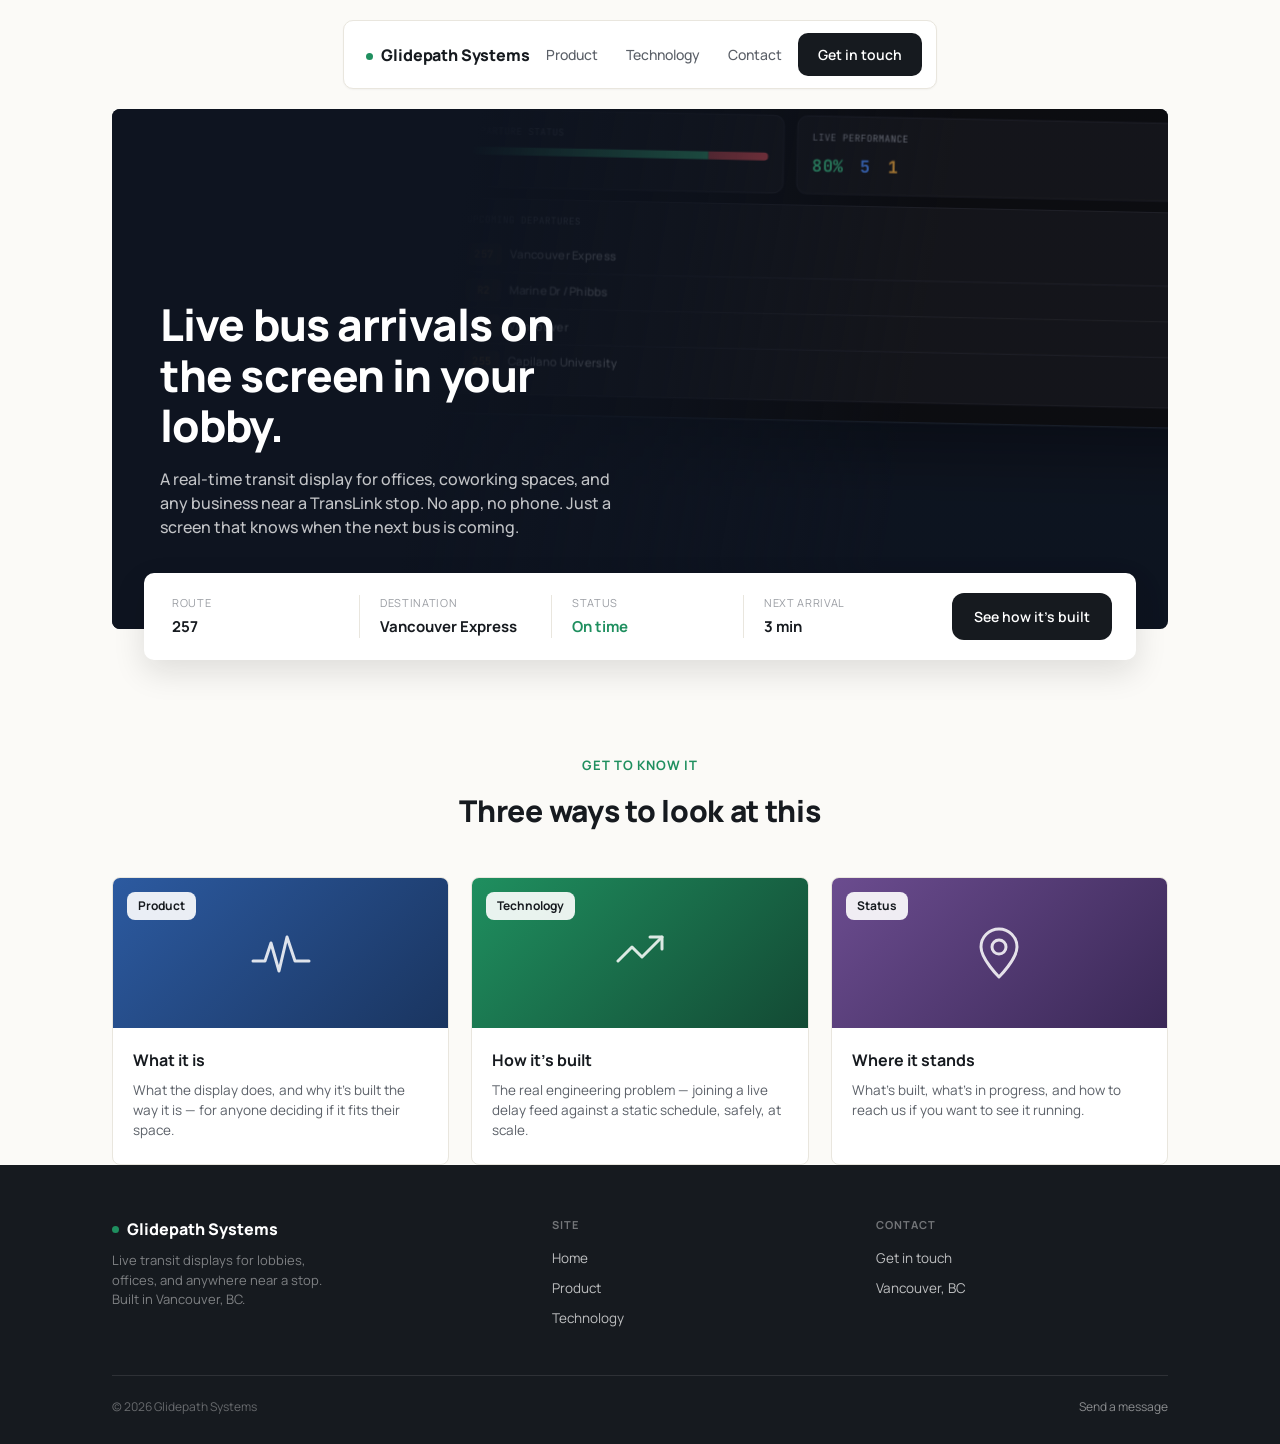
<file: index.html>
<!DOCTYPE html>
<html lang="en">
<head>
<meta charset="UTF-8">
<title>Glidepath Systems — Live transit displays for lobbies and workplaces</title>
<meta name="viewport" content="width=device-width, initial-scale=1.0">
<meta name="description" content="Live TransLink bus arrival displays for offices, coworking spaces, and businesses near a stop. Built in Vancouver, BC.">
<link rel="preconnect" href="https://fonts.googleapis.com">
<link href="https://fonts.googleapis.com/css2?family=Manrope:wght@400;500;600;700;800&family=JetBrains+Mono:wght@500;600&display=swap" rel="stylesheet">
<link rel="stylesheet" href="/styles.css">
</head>
<body>

<div class="wrap nav-shell">
  <nav>
    <a href="/" class="logo"><span class="dot"></span>Glidepath Systems</a>
    <div class="nav-links">
      <a href="/product/">Product</a>
      <a href="/technology/">Technology</a>
      <a href="/contact/">Contact</a>
    </div>
    <a class="pill-btn" href="/contact/">Get in touch</a>
  </nav>
</div>

<main class="page-main">
<div class="wrap">
  <div class="hero">
    <div class="dash-shot">
      <div class="dash-shot-inner">
        <div class="ds-head">
          <div class="ds-brand">Glide<span>path</span></div>
          <div class="ds-clock">10:33:59</div>
        </div>
        <div class="ds-row">
          <div class="ds-card">
            <div class="ds-label">Departure Status</div>
            <div style="height:8px; border-radius:4px; overflow:hidden; display:flex;">
              <div style="width:80%; background:#3ecf8e;"></div>
              <div style="width:20%; background:#f2545b;"></div>
            </div>
          </div>
          <div class="ds-card">
            <div class="ds-label">Live Performance</div>
            <div style="display:flex; gap:16px;">
              <div><div style="font-size:16px; font-weight:700; color:#3ecf8e;">80%</div></div>
              <div><div style="font-size:16px; font-weight:700; color:#4d8dff;">5</div></div>
              <div><div style="font-size:16px; font-weight:700; color:#f0a83c;">1</div></div>
            </div>
          </div>
        </div>
        <div class="ds-card">
          <div class="ds-label">Upcoming Departures</div>
          <div class="ds-dep"><div class="ds-badge">257</div><div class="ds-dest">Vancouver Express</div><div class="ds-eta">3m</div></div>
          <div class="ds-dep"><div class="ds-badge">R2</div><div class="ds-dest">Marine Dr / Phibbs</div><div class="ds-eta">4m</div></div>
          <div class="ds-dep"><div class="ds-badge">250</div><div class="ds-dest">Vancouver</div><div class="ds-eta">6m</div></div>
          <div class="ds-dep"><div class="ds-badge">255</div><div class="ds-dest">Capilano University</div><div class="ds-eta">6m</div></div>
        </div>
      </div>
    </div>
    <div class="hero-overlay"></div>
    <div class="hero-content">
      <h1>Live bus arrivals on the screen in your lobby.</h1>
      <p class="hero-sub">A real-time transit display for offices, coworking spaces, and any business near a TransLink stop. No app, no phone. Just a screen that knows when the next bus is coming.</p>
    </div>
  </div>

  <div class="float-widget">
    <div class="fw-item">
      <div class="fw-label">Route</div>
      <div class="fw-value">257</div>
    </div>
    <div class="fw-item">
      <div class="fw-label">Destination</div>
      <div class="fw-value">Vancouver Express</div>
    </div>
    <div class="fw-item">
      <div class="fw-label">Status</div>
      <div class="fw-value green">On time</div>
    </div>
    <div class="fw-item" style="border-right:none;">
      <div class="fw-label">Next arrival</div>
      <div class="fw-value">3 min</div>
    </div>
    <a class="fw-cta" href="/technology/">See how it's built</a>
  </div>
</div>

<div class="wrap">
  <section>
    <div class="section-head">
      <div class="eyebrow">Get to know it</div>
      <h2>Three ways to look at this</h2>
    </div>
    <div class="card-row">
      <a href="/product/" class="card" style="text-decoration:none; color:inherit;">
        <div class="card-art" style="background:linear-gradient(135deg,#2c5aa0,#1a3560);">
          <span class="badge">Product</span>
          <svg width="72" height="72" viewBox="0 0 72 72" fill="none" style="opacity:0.85;">
            <polyline points="8,44 20,44 26,26 34,54 42,20 50,44 64,44" stroke="#ffffff" stroke-width="3" stroke-linecap="round" stroke-linejoin="round" fill="none"/>
          </svg>
        </div>
        <div class="card-body">
          <h3>What it is</h3>
          <p>What the display does, and why it's built the way it is — for anyone deciding if it fits their space.</p>
        </div>
      </a>
      <a href="/technology/" class="card" style="text-decoration:none; color:inherit;">
        <div class="card-art" style="background:linear-gradient(135deg,#1f8f5f,#134a34);">
          <span class="badge">Technology</span>
          <svg width="72" height="72" viewBox="0 0 72 72" fill="none" style="opacity:0.85;">
            <path d="M14 44L28 30L38 40L58 20" stroke="#ffffff" stroke-width="3" stroke-linecap="round" stroke-linejoin="round" fill="none"/>
            <path d="M46 20H58V32" stroke="#ffffff" stroke-width="3" stroke-linecap="round" stroke-linejoin="round" fill="none"/>
          </svg>
        </div>
        <div class="card-body">
          <h3>How it's built</h3>
          <p>The real engineering problem — joining a live delay feed against a static schedule, safely, at scale.</p>
        </div>
      </a>
      <a href="/contact/" class="card" style="text-decoration:none; color:inherit;">
        <div class="card-art" style="background:linear-gradient(135deg,#6b4c8f,#3a2856);">
          <span class="badge">Status</span>
          <svg width="72" height="72" viewBox="0 0 72 72" fill="none" style="opacity:0.85;">
            <path d="M36 12C26 12 18 20 18 30C18 42 36 60 36 60C36 60 54 42 54 30C54 20 46 12 36 12Z" stroke="#ffffff" stroke-width="3" stroke-linejoin="round"/>
            <circle cx="36" cy="30" r="7" stroke="#ffffff" stroke-width="3"/>
          </svg>
        </div>
        <div class="card-body">
          <h3>Where it stands</h3>
          <p>What's built, what's in progress, and how to reach us if you want to see it running.</p>
        </div>
      </a>
    </div>
  </section>
</div>
</main>

<footer>
  <div class="wrap">
    <div class="footer-top">
      <div class="footer-brand">
        <div class="f-logo"><span class="dot"></span>Glidepath Systems</div>
        <p>Live transit displays for lobbies, offices, and anywhere near a stop. Built in Vancouver, BC.</p>
      </div>
      <div class="footer-col">
        <h4>Site</h4>
        <a href="/">Home</a>
        <a href="/product/">Product</a>
        <a href="/technology/">Technology</a>
      </div>
      <div class="footer-col">
        <h4>Contact</h4>
        <a href="/contact/">Get in touch</a>
        <span>Vancouver, BC</span>
      </div>
    </div>
    <div class="footer-bottom">
      <span>© 2026 Glidepath Systems</span>
      <a href="/contact/">Send a message</a>
    </div>
  </div>
</footer>

</body>
</html>
</file>
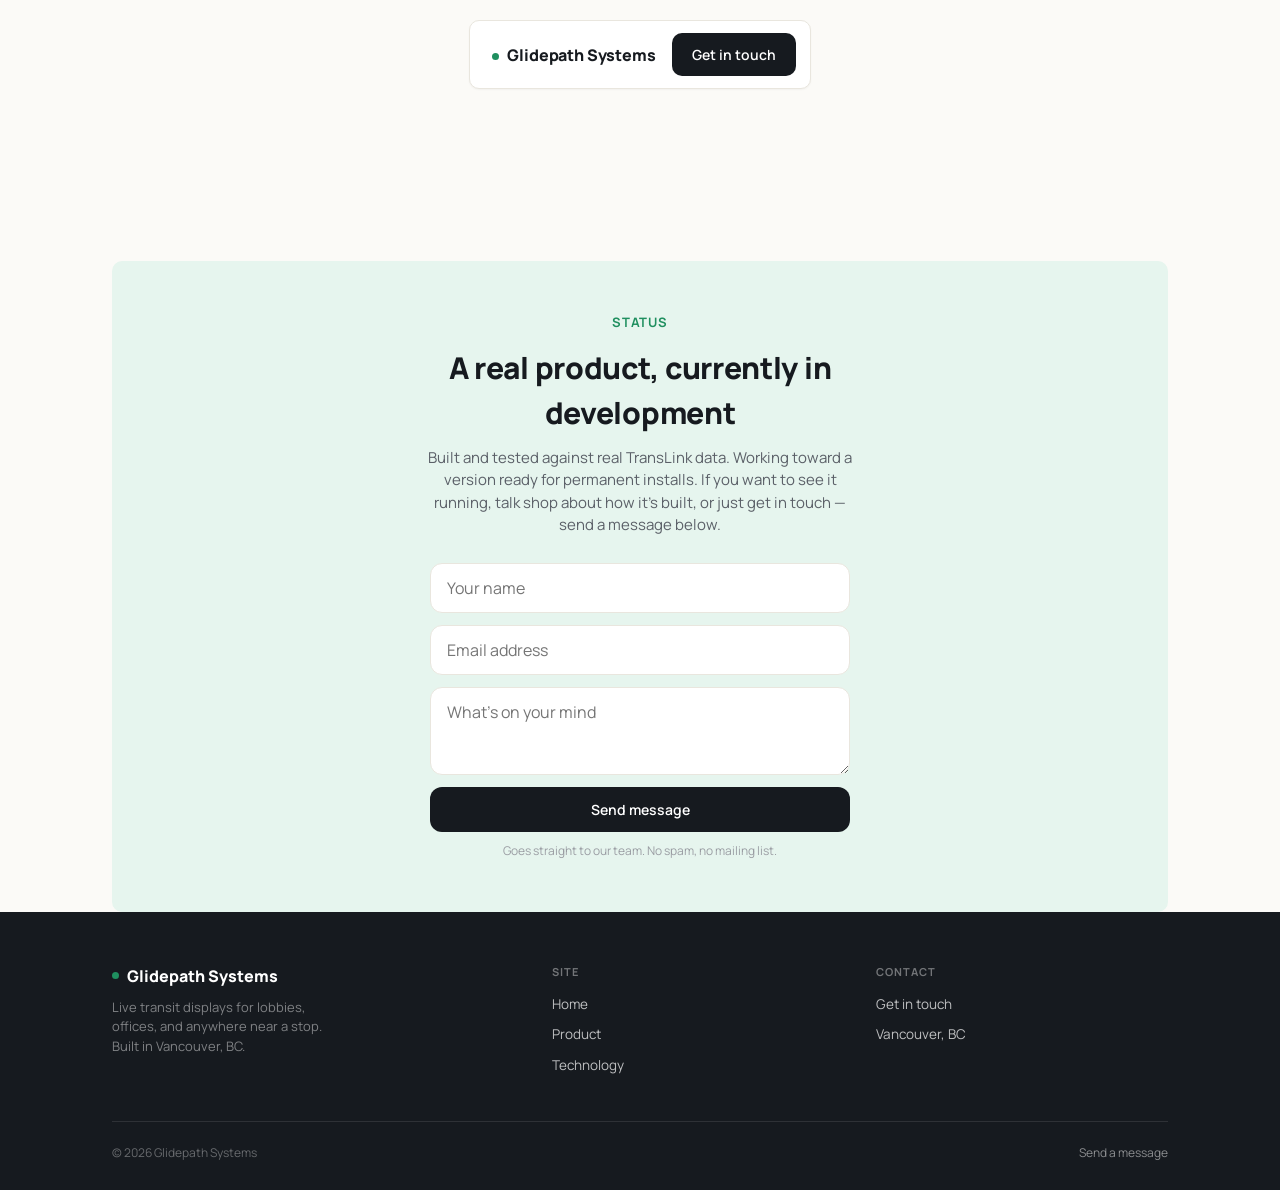
<file: contact/index.html>
<!DOCTYPE html>
<html lang="en">
<head>
<meta charset="UTF-8">
<title>Contact — Glidepath Systems</title>
<meta name="viewport" content="width=device-width, initial-scale=1.0">
<link rel="preconnect" href="https://fonts.googleapis.com">
<link href="https://fonts.googleapis.com/css2?family=Manrope:wght@400;500;600;700;800&family=JetBrains+Mono:wght@500;600&display=swap" rel="stylesheet">
<link rel="stylesheet" href="/styles.css">
</head>
<body>

<div class="wrap nav-shell">
  <nav>
    <a href="/" class="logo"><span class="dot"></span>Glidepath Systems</a>
    <a class="pill-btn" href="/contact/">Get in touch</a>
  </nav>
</div>


<main class="page-main">
<div class="wrap">
  <section style="padding-top:56px;">
    <div class="pilot-band">
      <div class="eyebrow">Status</div>
      <h2>A real product, currently in development</h2>
      <p>Built and tested against real TransLink data. Working toward a version ready for permanent installs. If you want to see it running, talk shop about how it's built, or just get in touch — send a message below.</p>

      <form class="pilot-form" action="https://formspree.io/f/YOUR_FORM_ID" method="POST">
        <input type="text" name="name" placeholder="Your name" required>
        <input type="email" name="email" placeholder="Email address" required>
        <textarea name="message" placeholder="What's on your mind" required></textarea>
        <button type="submit">Send message</button>
      </form>
      <div class="form-note">Goes straight to our team. No spam, no mailing list.</div>
    </div>
  </section>
</div>

</main>

<footer>
  <div class="wrap">
    <div class="footer-top">
      <div class="footer-brand">
        <div class="f-logo"><span class="dot"></span>Glidepath Systems</div>
        <p>Live transit displays for lobbies, offices, and anywhere near a stop. Built in Vancouver, BC.</p>
      </div>
      <div class="footer-col">
        <h4>Site</h4>
        <a href="/">Home</a>
        <a href="/product/">Product</a>
        <a href="/technology/">Technology</a>
      </div>
      <div class="footer-col">
        <h4>Contact</h4>
        <a href="/contact/">Get in touch</a>
        <span>Vancouver, BC</span>
      </div>
    </div>
    <div class="footer-bottom">
      <span>© 2026 Glidepath Systems</span>
      <a href="/contact/">Send a message</a>
    </div>
  </div>
</footer>

</body>
</html>
</file>
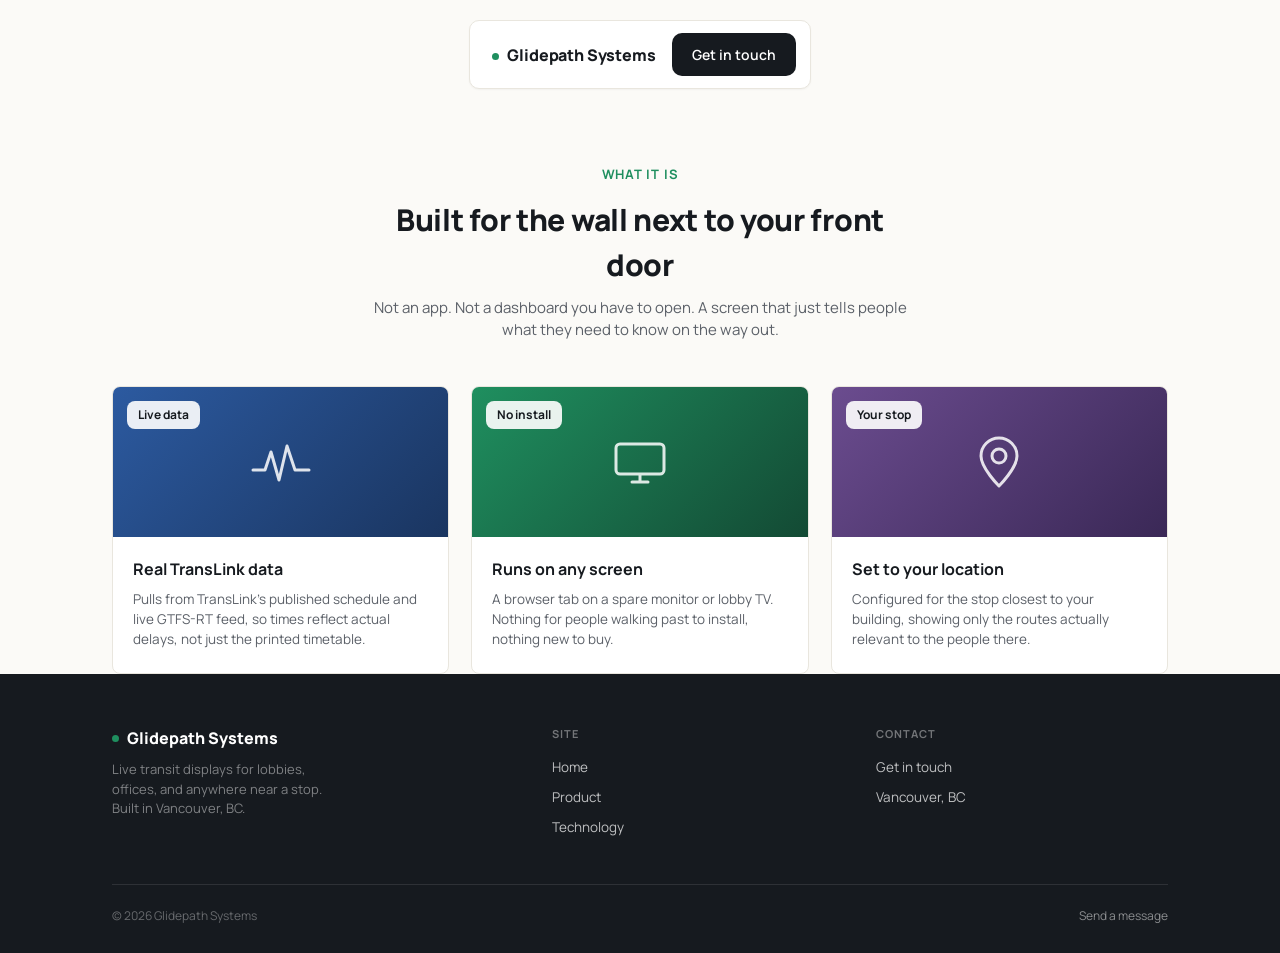
<file: product/index.html>
<!DOCTYPE html>
<html lang="en">
<head>
<meta charset="UTF-8">
<title>Product — Glidepath Systems</title>
<meta name="viewport" content="width=device-width, initial-scale=1.0">
<link rel="preconnect" href="https://fonts.googleapis.com">
<link href="https://fonts.googleapis.com/css2?family=Manrope:wght@400;500;600;700;800&family=JetBrains+Mono:wght@500;600&display=swap" rel="stylesheet">
<link rel="stylesheet" href="/styles.css">
</head>
<body>

<div class="wrap nav-shell">
  <nav>
    <a href="/" class="logo"><span class="dot"></span>Glidepath Systems</a>
    <a class="pill-btn" href="/contact/">Get in touch</a>
  </nav>
</div>


<main class="page-main">
<div class="wrap">
  <section style="padding-top:56px;">
    <div class="section-head">
      <div class="eyebrow">What it is</div>
      <h2>Built for the wall next to your front door</h2>
      <p>Not an app. Not a dashboard you have to open. A screen that just tells people what they need to know on the way out.</p>
    </div>
    <div class="card-row">
      <div class="card">
        <div class="card-art" style="background:linear-gradient(135deg,#2c5aa0,#1a3560);">
          <span class="badge">Live data</span>
          <svg width="72" height="72" viewBox="0 0 72 72" fill="none" style="opacity:0.85;">
            <polyline points="8,44 20,44 26,26 34,54 42,20 50,44 64,44" stroke="#ffffff" stroke-width="3" stroke-linecap="round" stroke-linejoin="round" fill="none"/>
          </svg>
        </div>
        <div class="card-body">
          <h3>Real TransLink data</h3>
          <p>Pulls from TransLink's published schedule and live GTFS-RT feed, so times reflect actual delays, not just the printed timetable.</p>
        </div>
      </div>
      <div class="card">
        <div class="card-art" style="background:linear-gradient(135deg,#1f8f5f,#134a34);">
          <span class="badge">No install</span>
          <svg width="72" height="72" viewBox="0 0 72 72" fill="none" style="opacity:0.85;">
            <rect x="12" y="18" width="48" height="30" rx="4" stroke="#ffffff" stroke-width="3"/>
            <line x1="28" y1="56" x2="44" y2="56" stroke="#ffffff" stroke-width="3" stroke-linecap="round"/>
            <line x1="36" y1="48" x2="36" y2="56" stroke="#ffffff" stroke-width="3"/>
          </svg>
        </div>
        <div class="card-body">
          <h3>Runs on any screen</h3>
          <p>A browser tab on a spare monitor or lobby TV. Nothing for people walking past to install, nothing new to buy.</p>
        </div>
      </div>
      <div class="card">
        <div class="card-art" style="background:linear-gradient(135deg,#6b4c8f,#3a2856);">
          <span class="badge">Your stop</span>
          <svg width="72" height="72" viewBox="0 0 72 72" fill="none" style="opacity:0.85;">
            <path d="M36 12C26 12 18 20 18 30C18 42 36 60 36 60C36 60 54 42 54 30C54 20 46 12 36 12Z" stroke="#ffffff" stroke-width="3" stroke-linejoin="round"/>
            <circle cx="36" cy="30" r="7" stroke="#ffffff" stroke-width="3"/>
          </svg>
        </div>
        <div class="card-body">
          <h3>Set to your location</h3>
          <p>Configured for the stop closest to your building, showing only the routes actually relevant to the people there.</p>
        </div>
      </div>
    </div>
  </section>
</div>

</main>

<footer>
  <div class="wrap">
    <div class="footer-top">
      <div class="footer-brand">
        <div class="f-logo"><span class="dot"></span>Glidepath Systems</div>
        <p>Live transit displays for lobbies, offices, and anywhere near a stop. Built in Vancouver, BC.</p>
      </div>
      <div class="footer-col">
        <h4>Site</h4>
        <a href="/">Home</a>
        <a href="/product/">Product</a>
        <a href="/technology/">Technology</a>
      </div>
      <div class="footer-col">
        <h4>Contact</h4>
        <a href="/contact/">Get in touch</a>
        <span>Vancouver, BC</span>
      </div>
    </div>
    <div class="footer-bottom">
      <span>© 2026 Glidepath Systems</span>
      <a href="/contact/">Send a message</a>
    </div>
  </div>
</footer>

</body>
</html>
</file>
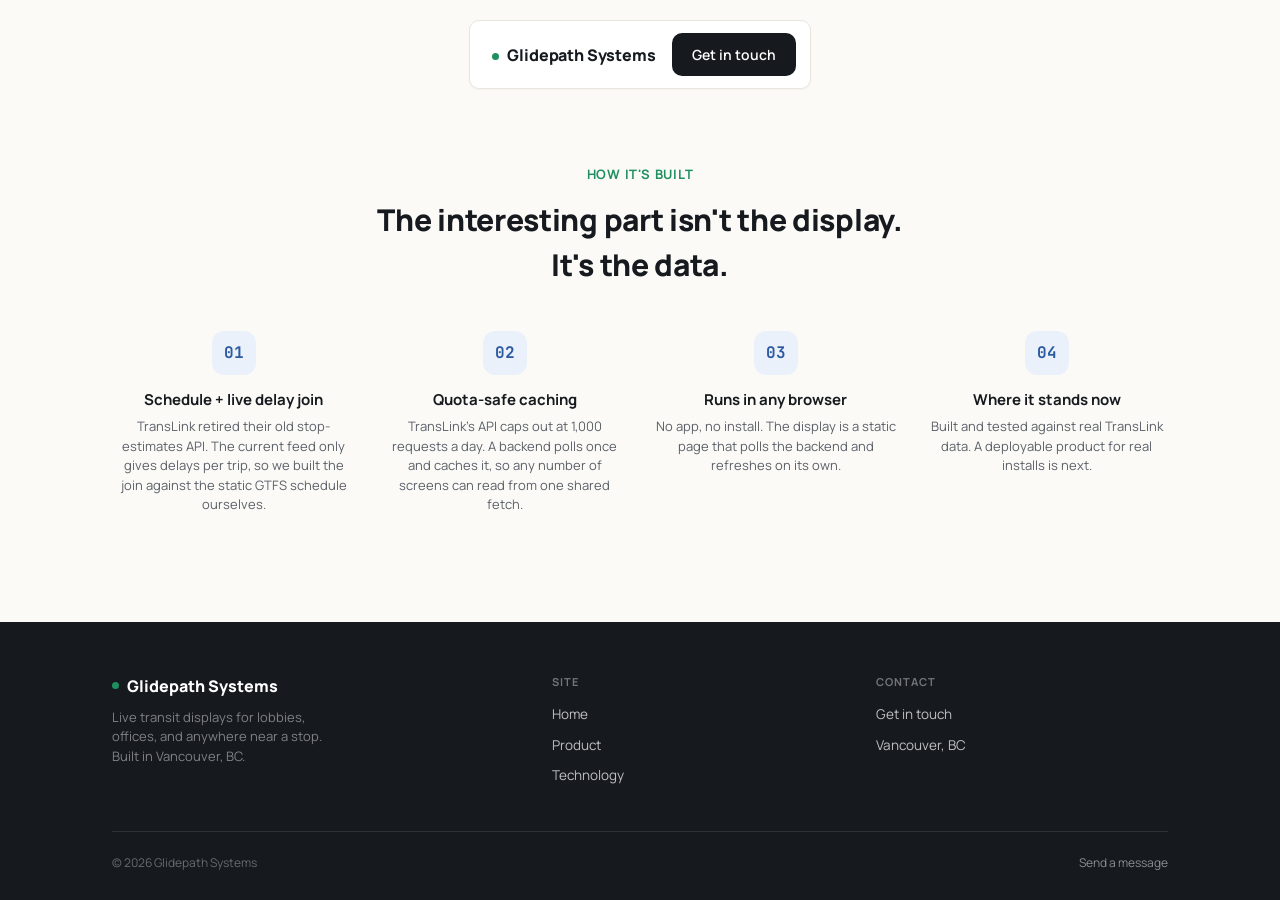
<file: technology/index.html>
<!DOCTYPE html>
<html lang="en">
<head>
<meta charset="UTF-8">
<title>Technology — Glidepath Systems</title>
<meta name="viewport" content="width=device-width, initial-scale=1.0">
<link rel="preconnect" href="https://fonts.googleapis.com">
<link href="https://fonts.googleapis.com/css2?family=Manrope:wght@400;500;600;700;800&family=JetBrains+Mono:wght@500;600&display=swap" rel="stylesheet">
<link rel="stylesheet" href="/styles.css">
</head>
<body>

<div class="wrap nav-shell">
  <nav>
    <a href="/" class="logo"><span class="dot"></span>Glidepath Systems</a>
    <a class="pill-btn" href="/contact/">Get in touch</a>
  </nav>
</div>


<main class="page-main">
<div class="wrap">
  <section style="padding-top:56px;">
    <div class="section-head">
      <div class="eyebrow">How it's built</div>
      <h2>The interesting part isn't the display. It's the data.</h2>
    </div>
    <div class="icon-row">
      <div class="icon-item">
        <div class="icon-badge mono">01</div>
        <h3>Schedule + live delay join</h3>
        <p>TransLink retired their old stop-estimates API. The current feed only gives delays per trip, so we built the join against the static GTFS schedule ourselves.</p>
      </div>
      <div class="icon-item">
        <div class="icon-badge mono">02</div>
        <h3>Quota-safe caching</h3>
        <p>TransLink's API caps out at 1,000 requests a day. A backend polls once and caches it, so any number of screens can read from one shared fetch.</p>
      </div>
      <div class="icon-item">
        <div class="icon-badge mono">03</div>
        <h3>Runs in any browser</h3>
        <p>No app, no install. The display is a static page that polls the backend and refreshes on its own.</p>
      </div>
      <div class="icon-item">
        <div class="icon-badge mono">04</div>
        <h3>Where it stands now</h3>
        <p>Built and tested against real TransLink data. A deployable product for real installs is next.</p>
      </div>
    </div>
  </section>
</div>

</main>

<footer>
  <div class="wrap">
    <div class="footer-top">
      <div class="footer-brand">
        <div class="f-logo"><span class="dot"></span>Glidepath Systems</div>
        <p>Live transit displays for lobbies, offices, and anywhere near a stop. Built in Vancouver, BC.</p>
      </div>
      <div class="footer-col">
        <h4>Site</h4>
        <a href="/">Home</a>
        <a href="/product/">Product</a>
        <a href="/technology/">Technology</a>
      </div>
      <div class="footer-col">
        <h4>Contact</h4>
        <a href="/contact/">Get in touch</a>
        <span>Vancouver, BC</span>
      </div>
    </div>
    <div class="footer-bottom">
      <span>© 2026 Glidepath Systems</span>
      <a href="/contact/">Send a message</a>
    </div>
  </div>
</footer>

</body>
</html>
</file>
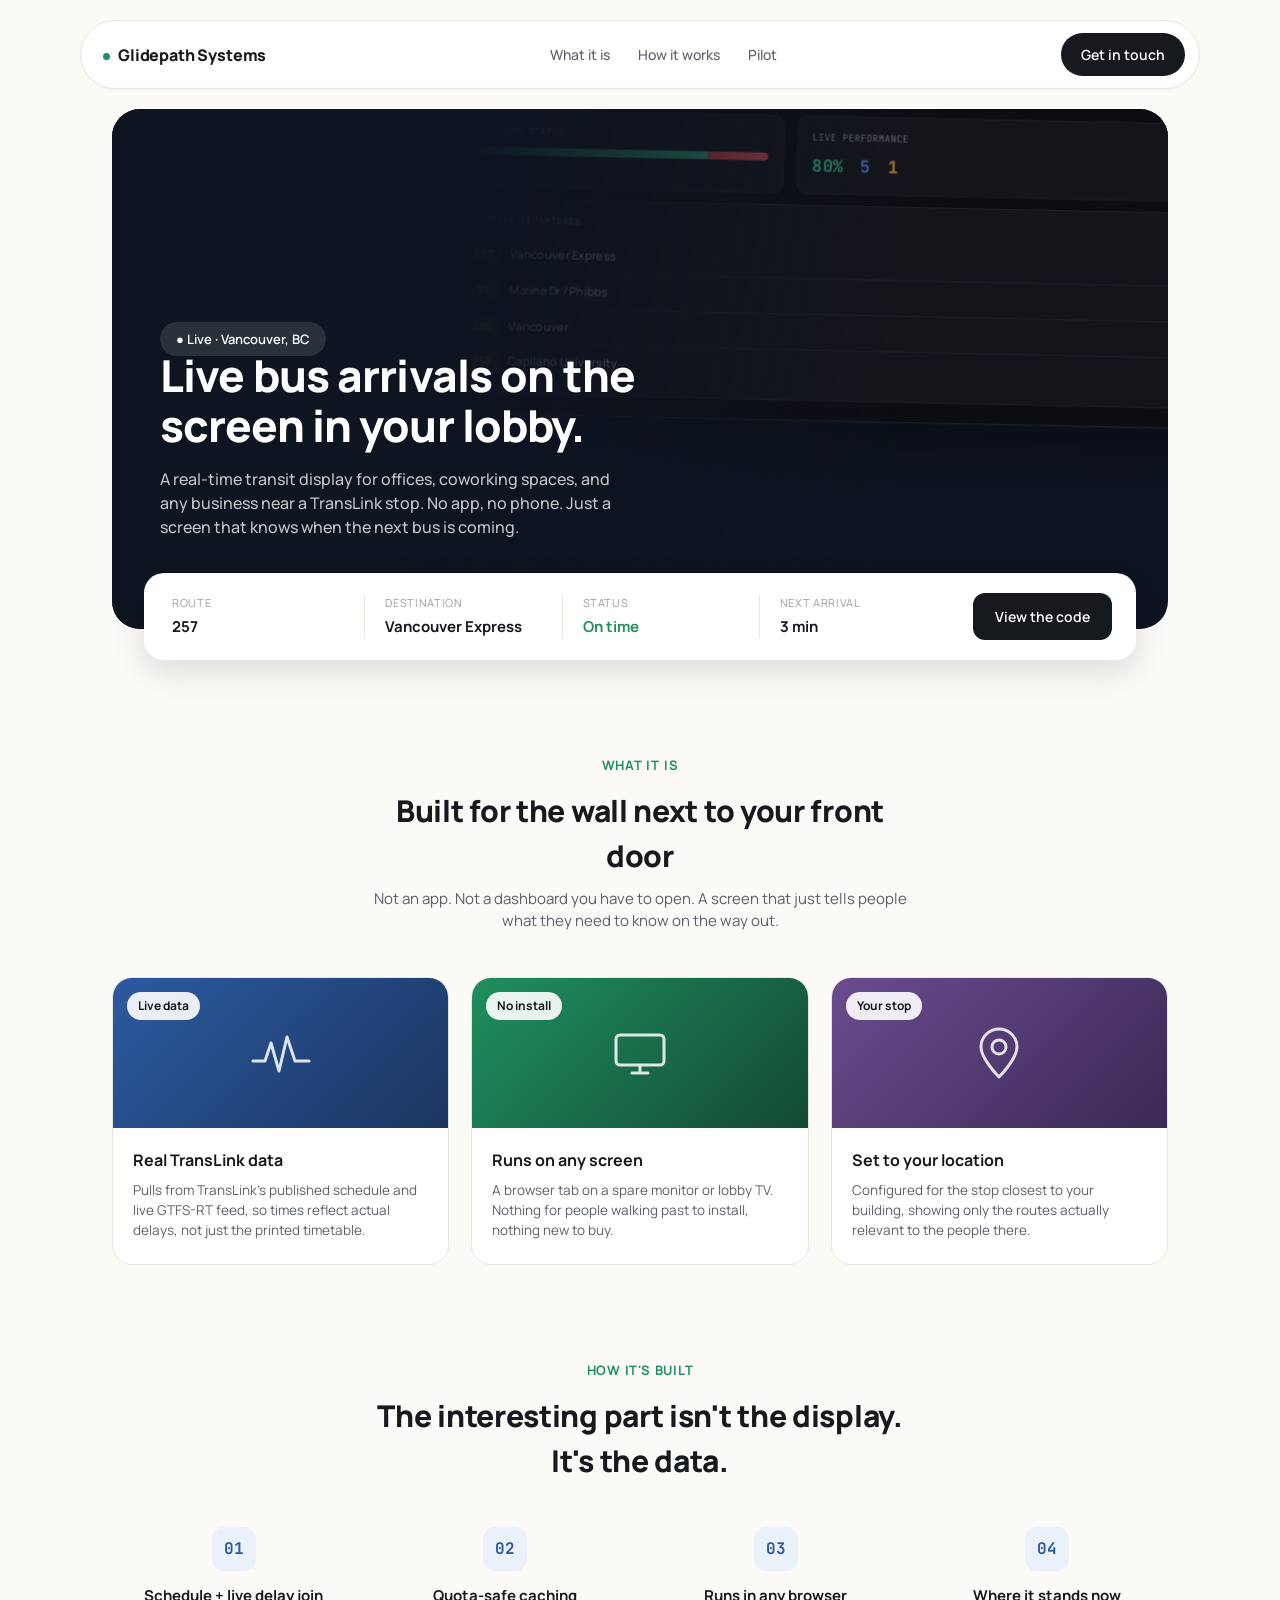
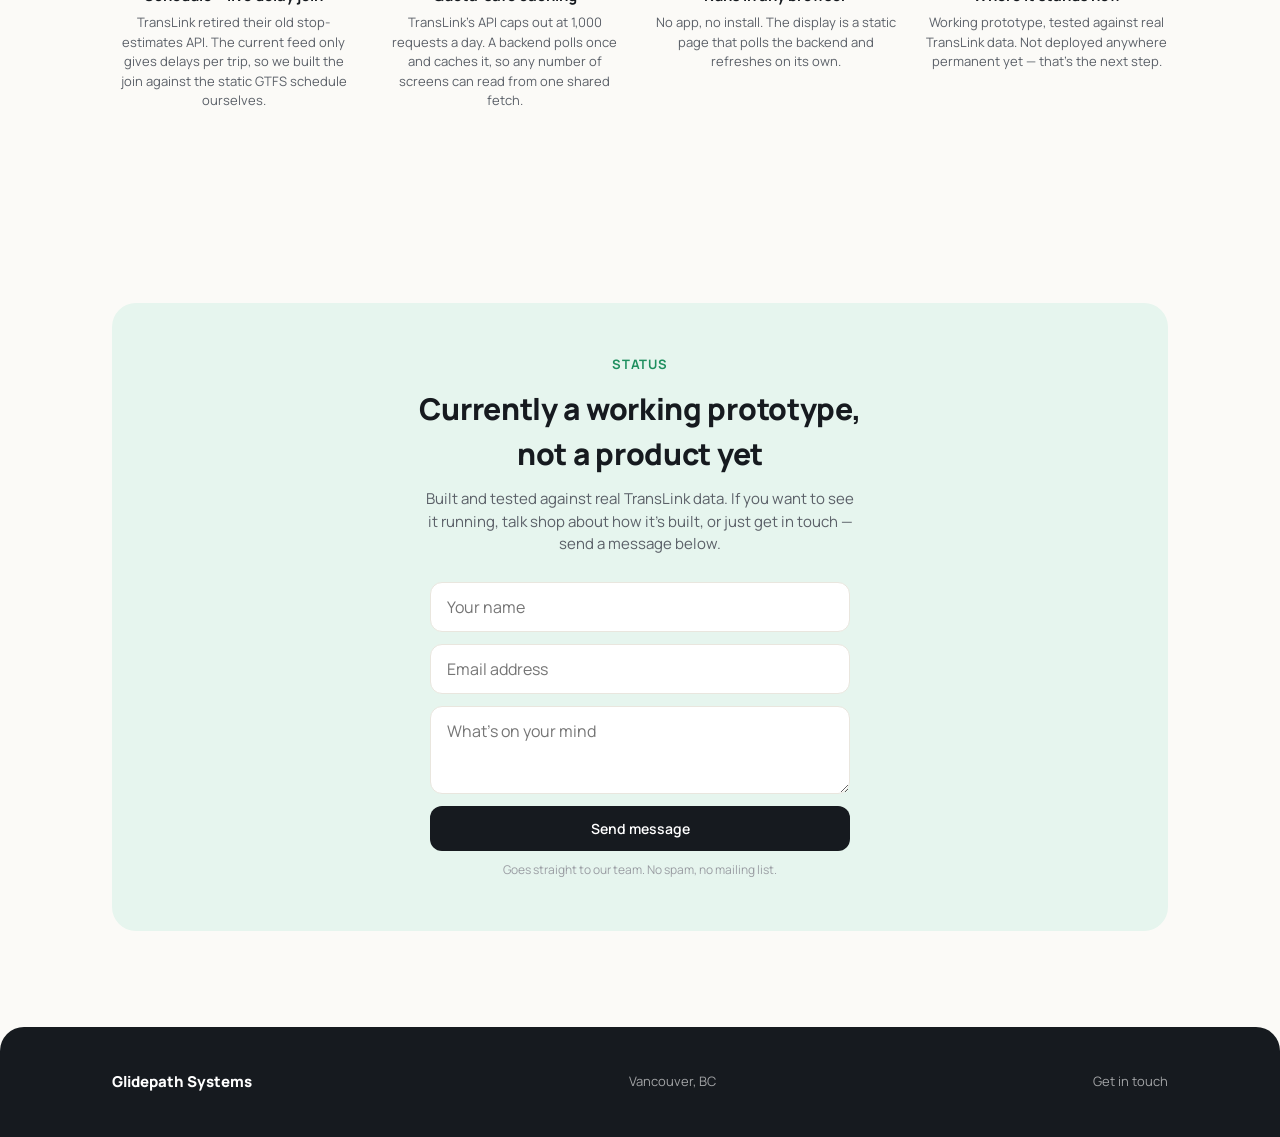
<file: index (1).html>
<!DOCTYPE html>
<html lang="en">
<head>
<meta charset="UTF-8">
<title>Glidepath Systems — Live transit displays for lobbies and workplaces</title>
<meta name="viewport" content="width=device-width, initial-scale=1.0">
<meta name="description" content="Live TransLink bus arrival displays for offices, coworking spaces, and businesses near a stop. Built in Vancouver, BC.">
<link rel="preconnect" href="https://fonts.googleapis.com">
<link href="https://fonts.googleapis.com/css2?family=Manrope:wght@400;500;600;700;800&family=JetBrains+Mono:wght@500;600&display=swap" rel="stylesheet">
<style>
  :root{
    --bg:#fbfaf7;
    --ink:#161a1f;
    --ink-mid:#5b6068;
    --ink-faint:#9a9da3;
    --line:#e9e6de;
    --card:#ffffff;
    --blue:#2c5aa0;
    --blue-soft:#eaf1fa;
    --green:#1f8f5f;
    --green-soft:#e6f5ee;
  }
  *{box-sizing:border-box; margin:0; padding:0;}
  body{
    background:var(--bg);
    color:var(--ink);
    font-family:'Manrope',sans-serif;
    line-height:1.5;
  }
  a{color:inherit; text-decoration:none;}
  .wrap{max-width:1120px; margin:0 auto; padding:0 32px;}
  @media (max-width:480px){
    .wrap{padding:0 18px;}
  }
  .mono{font-family:'JetBrains Mono',monospace;}

  /* ---------- floating nav ---------- */
  .nav-shell{padding:20px 0;}
  nav{
    background:#ffffff;
    border:1px solid var(--line);
    border-radius:999px;
    padding:12px 14px 12px 22px;
    display:flex;
    align-items:center;
    justify-content:space-between;
    box-shadow:0 1px 2px rgba(20,20,15,0.04);
  }
  .logo{
    font-weight:800;
    font-size:16px;
    letter-spacing:-0.01em;
  }
  .logo .dot{
    display:inline-block;
    width:7px; height:7px;
    border-radius:50%;
    background:var(--green);
    margin-right:8px;
    vertical-align:middle;
  }
  .nav-links{
    display:flex;
    gap:28px;
    font-size:14px;
    font-weight:500;
    color:var(--ink-mid);
  }
  .pill-btn{
    background:var(--ink);
    color:#fff;
    font-size:14px;
    font-weight:600;
    padding:11px 20px;
    border-radius:999px;
  }

  /* ---------- hero ---------- */
  .hero{
    border-radius:28px;
    overflow:hidden;
    position:relative;
    background:#0e1420;
    min-height:520px;
    padding:52px 48px 90px;
    display:flex;
    flex-direction:column;
    justify-content:flex-end;
  }
  /* scaled-down replica of the real dashboard, used as the hero's "photo" */
  .dash-shot{
    position:absolute;
    top:-40px; right:-60px;
    width:780px;
    transform:scale(1.05) rotate(1.2deg);
    border-radius:14px;
    border:1px solid rgba(255,255,255,0.08);
    box-shadow:0 30px 60px rgba(0,0,0,0.4);
    overflow:hidden;
    opacity:0.92;
  }
  .dash-shot-inner{
    background:#0a0a0d;
    padding:18px 20px;
    font-family:'JetBrains Mono',monospace;
  }
  .ds-head{display:flex; justify-content:space-between; align-items:center; margin-bottom:14px;}
  .ds-brand{font-family:'Manrope',sans-serif; font-weight:800; font-size:13px; color:#f2f3f5;}
  .ds-brand span{color:#f0a83c;}
  .ds-clock{font-size:11px; color:#5a5d66;}
  .ds-row{display:grid; grid-template-columns:1fr 1.3fr; gap:12px; margin-bottom:10px;}
  .ds-card{background:#151519; border:1px solid #232329; border-radius:10px; padding:14px;}
  .ds-label{font-size:9px; letter-spacing:0.08em; text-transform:uppercase; color:#9497a0; margin-bottom:8px;}
  .ds-dep{display:grid; grid-template-columns:34px 1fr 44px; gap:8px; align-items:center; padding:6px 0; border-bottom:1px solid #232329; font-size:10px;}
  .ds-dep:last-child{border-bottom:none;}
  .ds-badge{background:rgba(240,168,60,0.14); color:#f0a83c; border-radius:4px; text-align:center; padding:3px 0; font-weight:700;}
  .ds-dest{color:#f2f3f5; font-family:'Manrope',sans-serif; font-weight:500; font-size:11px;}
  .ds-eta{text-align:right; color:#f2f3f5; font-weight:700;}
  .hero-overlay{
    position:absolute; inset:0;
    background:linear-gradient(100deg, #0e1420 0%, #0e1420 32%, rgba(14,20,32,0.7) 52%, rgba(14,20,32,0.15) 74%);
    pointer-events:none;
  }
  .hero-content{position:relative; z-index:2;}
  .hero-tag{
    align-self:flex-start;
    background:rgba(255,255,255,0.12);
    color:#fff;
    font-size:13px;
    font-weight:600;
    padding:8px 16px;
    border-radius:999px;
    margin-bottom:auto;
  }
  h1{
    color:#fff;
    font-size:44px;
    font-weight:800;
    letter-spacing:-0.02em;
    line-height:1.15;
    max-width:600px;
    margin-bottom:16px;
  }
  .hero-sub{
    color:rgba(255,255,255,0.75);
    font-size:16px;
    max-width:460px;
    font-weight:500;
  }

  /* floating widget overlapping hero bottom edge */
  .float-widget{
    background:var(--card);
    border-radius:20px;
    box-shadow:0 12px 32px rgba(20,20,15,0.12);
    padding:20px 24px;
    margin:-56px 32px 0;
    position:relative;
    z-index:2;
    display:grid;
    grid-template-columns:1fr 1fr 1fr 1fr auto;
    gap:0;
    align-items:center;
  }
  .fw-item{padding:0 20px; border-right:1px solid var(--line);}
  .fw-item:first-child{padding-left:4px;}
  .fw-label{font-size:11px; text-transform:uppercase; letter-spacing:0.06em; color:var(--ink-faint); margin-bottom:4px;}
  .fw-value{font-weight:700; font-size:15px;}
  .fw-value.green{color:var(--green);}
  .fw-cta{
    background:var(--ink);
    color:#fff;
    font-weight:600;
    font-size:14px;
    padding:13px 22px;
    border-radius:12px;
    margin-left:16px;
    white-space:nowrap;
  }

  /* ---------- sections ---------- */
  section{padding:96px 0 0;}
  .section-head{text-align:center; max-width:560px; margin:0 auto 44px;}
  .eyebrow{
    font-size:13px;
    font-weight:700;
    color:var(--green);
    text-transform:uppercase;
    letter-spacing:0.06em;
    margin-bottom:12px;
  }
  h2{font-size:30px; font-weight:800; letter-spacing:-0.01em;}
  .section-head p{color:var(--ink-mid); margin-top:10px; font-size:15px;}

  /* three-card row (mirrors the trip-card layout) */
  .card-row{display:grid; grid-template-columns:repeat(3,1fr); gap:22px;}
  .card{
    background:var(--card);
    border:1px solid var(--line);
    border-radius:20px;
    overflow:hidden;
  }
  .card-art{
    height:150px;
    display:flex;
    align-items:center;
    justify-content:center;
    position:relative;
  }
  .card-art .badge{
    position:absolute; top:14px; left:14px;
    background:rgba(255,255,255,0.9);
    font-size:12px; font-weight:700;
    padding:5px 11px;
    border-radius:999px;
  }
  .card-body{padding:20px 20px 24px;}
  .card-body h3{font-size:16px; font-weight:700; margin-bottom:8px;}
  .card-body p{font-size:13.5px; color:var(--ink-mid);}

  /* icon-column section (mirrors "reason travelers choose") */
  .icon-row{display:grid; grid-template-columns:repeat(4,1fr); gap:28px; text-align:center;}
  .icon-item .icon-badge{
    width:44px; height:44px;
    border-radius:12px;
    background:var(--blue-soft);
    color:var(--blue);
    display:flex; align-items:center; justify-content:center;
    font-family:'JetBrains Mono',monospace;
    font-weight:700;
    margin:0 auto 14px;
  }
  .icon-item h3{font-size:15px; font-weight:700; margin-bottom:6px;}
  .icon-item p{font-size:13px; color:var(--ink-mid);}

  /* pilot CTA band */
  .pilot-band{
    background:var(--green-soft);
    border-radius:24px;
    padding:52px 48px;
    text-align:center;
    margin-top:96px;
  }
  .pilot-band h2{max-width:480px; margin:0 auto 12px;}
  .pilot-band p{color:var(--ink-mid); max-width:440px; margin:0 auto 26px; font-size:15px;}

  .pilot-form{
    max-width:420px;
    margin:0 auto;
    display:flex;
    flex-direction:column;
    gap:12px;
    text-align:left;
  }
  .pilot-form input,
  .pilot-form textarea{
    font-family:'Manrope',sans-serif;
    font-size:16px;
    padding:13px 16px;
    border-radius:12px;
    border:1px solid var(--line);
    background:#fff;
    color:var(--ink);
  }
  .pilot-form textarea{resize:vertical; min-height:88px;}
  .pilot-form input:focus,
  .pilot-form textarea:focus{outline:2px solid var(--green); outline-offset:1px;}
  .pilot-form button{
    background:var(--ink);
    color:#fff;
    font-weight:600;
    font-size:14px;
    padding:13px 22px;
    border-radius:12px;
    border:none;
    cursor:pointer;
    font-family:'Manrope',sans-serif;
  }
  .pilot-form button:hover{background:#000;}
  .form-note{font-size:12px; color:var(--ink-faint); margin-top:10px; text-align:center;}

  /* footer */
  footer{
    background:var(--ink);
    color:rgba(255,255,255,0.6);
    margin-top:96px;
    border-radius:24px 24px 0 0;
    padding:44px 0;
  }
  footer .wrap{display:flex; justify-content:space-between; align-items:center; font-size:13px;}
  footer .f-logo{color:#fff; font-weight:800; font-size:15px;}
  footer a:hover{color:#fff;}

  @media (max-width:820px){
    .card-row, .icon-row{grid-template-columns:1fr 1fr;}
    .float-widget{grid-template-columns:1fr 1fr; row-gap:14px; margin:-40px 16px 0; padding:18px;}
    .fw-item{border-right:none; padding:0;}
    .fw-cta{grid-column:span 2; margin-left:0; text-align:center;}
    .nav-links{display:none;}
    h1{font-size:30px;}
    .hero{padding:40px 28px 70px; min-height:440px;}
    .dash-shot{width:520px; top:-20px; right:-100px; opacity:0.5;}
    .pilot-band{padding:36px 24px;}
  }

  @media (max-width:560px){
    .card-row, .icon-row{grid-template-columns:1fr;}
    .float-widget{grid-template-columns:1fr; margin:-32px 12px 0; padding:16px;}
    .fw-item{border-bottom:1px solid var(--line); padding:10px 0;}
    .fw-item:first-child{padding-top:0;}
    .fw-item:last-of-type{border-bottom:none;}
    .fw-cta{grid-column:1; margin-top:6px;}
    nav{padding:10px 10px 10px 16px;}
    .pill-btn{padding:9px 14px; font-size:13px;}
    h1{font-size:25px;}
    .hero-sub{font-size:14.5px;}
    .hero{padding:32px 20px 56px; min-height:auto; border-radius:20px;}
    .dash-shot{display:none;}
    .hero-overlay{background:#0e1420;}
    .hero-tag{font-size:12px;}
    h2{font-size:22px;}
    .pilot-band{padding:28px 18px; border-radius:18px;}
    footer{padding:32px 0; border-radius:18px 18px 0 0;}
    footer .wrap{flex-direction:column; gap:8px; text-align:center;}
  }
</style>
</head>
<body>

<div class="wrap nav-shell">
  <nav>
    <div class="logo"><span class="dot"></span>Glidepath Systems</div>
    <div class="nav-links">
      <a href="#what">What it is</a>
      <a href="#how">How it works</a>
      <a href="#pilot">Pilot</a>
    </div>
    <a class="pill-btn" href="#pilot">Get in touch</a>
  </nav>
</div>

<div class="wrap">
  <div class="hero">
    <div class="dash-shot">
      <div class="dash-shot-inner">
        <div class="ds-head">
          <div class="ds-brand">Glide<span>path</span></div>
          <div class="ds-clock">10:33:59</div>
        </div>
        <div class="ds-row">
          <div class="ds-card">
            <div class="ds-label">Departure Status</div>
            <div style="height:8px; border-radius:4px; overflow:hidden; display:flex;">
              <div style="width:80%; background:#3ecf8e;"></div>
              <div style="width:20%; background:#f2545b;"></div>
            </div>
          </div>
          <div class="ds-card">
            <div class="ds-label">Live Performance</div>
            <div style="display:flex; gap:16px;">
              <div><div style="font-size:16px; font-weight:700; color:#3ecf8e;">80%</div></div>
              <div><div style="font-size:16px; font-weight:700; color:#4d8dff;">5</div></div>
              <div><div style="font-size:16px; font-weight:700; color:#f0a83c;">1</div></div>
            </div>
          </div>
        </div>
        <div class="ds-card">
          <div class="ds-label">Upcoming Departures</div>
          <div class="ds-dep"><div class="ds-badge">257</div><div class="ds-dest">Vancouver Express</div><div class="ds-eta">3m</div></div>
          <div class="ds-dep"><div class="ds-badge">R2</div><div class="ds-dest">Marine Dr / Phibbs</div><div class="ds-eta">4m</div></div>
          <div class="ds-dep"><div class="ds-badge">250</div><div class="ds-dest">Vancouver</div><div class="ds-eta">6m</div></div>
          <div class="ds-dep"><div class="ds-badge">255</div><div class="ds-dest">Capilano University</div><div class="ds-eta">6m</div></div>
        </div>
      </div>
    </div>
    <div class="hero-overlay"></div>
    <div class="hero-content">
      <span class="hero-tag">● Live · Vancouver, BC</span>
      <h1>Live bus arrivals on the screen in your lobby.</h1>
      <p class="hero-sub">A real-time transit display for offices, coworking spaces, and any business near a TransLink stop. No app, no phone. Just a screen that knows when the next bus is coming.</p>
    </div>
  </div>

  <div class="float-widget">
    <div class="fw-item">
      <div class="fw-label">Route</div>
      <div class="fw-value">257</div>
    </div>
    <div class="fw-item">
      <div class="fw-label">Destination</div>
      <div class="fw-value">Vancouver Express</div>
    </div>
    <div class="fw-item">
      <div class="fw-label">Status</div>
      <div class="fw-value green">On time</div>
    </div>
    <div class="fw-item" style="border-right:none;">
      <div class="fw-label">Next arrival</div>
      <div class="fw-value">3 min</div>
    </div>
    <a class="fw-cta" href="https://github.com/bk1202/translink-mcp" target="_blank" rel="noopener">View the code</a>
  </div>
</div>

<div class="wrap">

  <section id="what">
    <div class="section-head">
      <div class="eyebrow">What it is</div>
      <h2>Built for the wall next to your front door</h2>
      <p>Not an app. Not a dashboard you have to open. A screen that just tells people what they need to know on the way out.</p>
    </div>
    <div class="card-row">
      <div class="card">
        <div class="card-art" style="background:linear-gradient(135deg,#2c5aa0,#1a3560);">
          <span class="badge">Live data</span>
          <svg width="72" height="72" viewBox="0 0 72 72" fill="none" style="opacity:0.85;">
            <polyline points="8,44 20,44 26,26 34,54 42,20 50,44 64,44" stroke="#ffffff" stroke-width="3" stroke-linecap="round" stroke-linejoin="round" fill="none"/>
          </svg>
        </div>
        <div class="card-body">
          <h3>Real TransLink data</h3>
          <p>Pulls from TransLink's published schedule and live GTFS-RT feed, so times reflect actual delays, not just the printed timetable.</p>
        </div>
      </div>
      <div class="card">
        <div class="card-art" style="background:linear-gradient(135deg,#1f8f5f,#134a34);">
          <span class="badge">No install</span>
          <svg width="72" height="72" viewBox="0 0 72 72" fill="none" style="opacity:0.85;">
            <rect x="12" y="18" width="48" height="30" rx="4" stroke="#ffffff" stroke-width="3"/>
            <line x1="28" y1="56" x2="44" y2="56" stroke="#ffffff" stroke-width="3" stroke-linecap="round"/>
            <line x1="36" y1="48" x2="36" y2="56" stroke="#ffffff" stroke-width="3"/>
          </svg>
        </div>
        <div class="card-body">
          <h3>Runs on any screen</h3>
          <p>A browser tab on a spare monitor or lobby TV. Nothing for people walking past to install, nothing new to buy.</p>
        </div>
      </div>
      <div class="card">
        <div class="card-art" style="background:linear-gradient(135deg,#6b4c8f,#3a2856);">
          <span class="badge">Your stop</span>
          <svg width="72" height="72" viewBox="0 0 72 72" fill="none" style="opacity:0.85;">
            <path d="M36 12C26 12 18 20 18 30C18 42 36 60 36 60C36 60 54 42 54 30C54 20 46 12 36 12Z" stroke="#ffffff" stroke-width="3" stroke-linejoin="round"/>
            <circle cx="36" cy="30" r="7" stroke="#ffffff" stroke-width="3"/>
          </svg>
        </div>
        <div class="card-body">
          <h3>Set to your location</h3>
          <p>Configured for the stop closest to your building, showing only the routes actually relevant to the people there.</p>
        </div>
      </div>
    </div>
  </section>

  <section id="how">
    <div class="section-head">
      <div class="eyebrow">How it's built</div>
      <h2>The interesting part isn't the display. It's the data.</h2>
    </div>
    <div class="icon-row">
      <div class="icon-item">
        <div class="icon-badge mono">01</div>
        <h3>Schedule + live delay join</h3>
        <p>TransLink retired their old stop-estimates API. The current feed only gives delays per trip, so we built the join against the static GTFS schedule ourselves.</p>
      </div>
      <div class="icon-item">
        <div class="icon-badge mono">02</div>
        <h3>Quota-safe caching</h3>
        <p>TransLink's API caps out at 1,000 requests a day. A backend polls once and caches it, so any number of screens can read from one shared fetch.</p>
      </div>
      <div class="icon-item">
        <div class="icon-badge mono">03</div>
        <h3>Runs in any browser</h3>
        <p>No app, no install. The display is a static page that polls the backend and refreshes on its own.</p>
      </div>
      <div class="icon-item">
        <div class="icon-badge mono">04</div>
        <h3>Where it stands now</h3>
        <p>Working prototype, tested against real TransLink data. Not deployed anywhere permanent yet — that's the next step.</p>
      </div>
    </div>
  </section>

  <section id="pilot">
    <div class="pilot-band">
      <div class="eyebrow">Status</div>
      <h2>Currently a working prototype, not a product yet</h2>
      <p>Built and tested against real TransLink data. If you want to see it running, talk shop about how it's built, or just get in touch — send a message below.</p>

      <form class="pilot-form" action="https://formspree.io/f/YOUR_FORM_ID" method="POST">
        <input type="text" name="name" placeholder="Your name" required>
        <input type="email" name="email" placeholder="Email address" required>
        <textarea name="message" placeholder="What's on your mind" required></textarea>
        <button type="submit">Send message</button>
      </form>
      <div class="form-note">Goes straight to our team. No spam, no mailing list.</div>
    </div>
  </section>

</div>

<footer>
  <div class="wrap">
    <div class="f-logo">Glidepath Systems</div>
    <span>Vancouver, BC</span>
    <a href="#pilot">Get in touch</a>
  </div>
</footer>

</body>
</html>
</file>
<file: styles.css>
:root{
    --bg:#fbfaf7;
    --ink:#161a1f;
    --ink-mid:#5b6068;
    --ink-faint:#9a9da3;
    --line:#e9e6de;
    --card:#ffffff;
    --blue:#2c5aa0;
    --blue-soft:#eaf1fa;
    --green:#1f8f5f;
    --green-soft:#e6f5ee;
  }
  *{box-sizing:border-box; margin:0; padding:0;}
  html, body{height:100%;}
  body{
    min-height:100vh;
    background:var(--bg);
    color:var(--ink);
    font-family:'Manrope',sans-serif;
    line-height:1.5;
    display:flex;
    flex-direction:column;
  }
  .page-main{flex:1 0 auto;}
  a{color:inherit; text-decoration:none;}
  .wrap{max-width:1120px; margin:0 auto; padding:0 32px;}
  @media (max-width:480px){
    .wrap{padding:0 18px;}
  }
  .mono{font-family:'JetBrains Mono',monospace;}

  /* ---------- floating nav ---------- */
  .nav-shell{padding:20px 0;}
  nav{
    background:#ffffff;
    border:1px solid var(--line);
    border-radius:10px;
    padding:12px 14px 12px 22px;
    display:flex;
    align-items:center;
    justify-content:space-between;
    gap:16px;
    box-shadow:0 1px 2px rgba(20,20,15,0.04);
  }
  .logo{flex-shrink:1; min-width:0; overflow:hidden; text-overflow:ellipsis; white-space:nowrap;}
  .nav-links{min-width:0;}
  .pill-btn{flex-shrink:0;}
  .logo{
    font-weight:800;
    font-size:16px;
    letter-spacing:-0.01em;
  }
  .logo .dot{
    display:inline-block;
    width:7px; height:7px;
    border-radius:50%;
    background:var(--green);
    margin-right:8px;
    vertical-align:middle;
  }
  .nav-links{
    display:flex;
    gap:28px;
    font-size:14px;
    font-weight:500;
    color:var(--ink-mid);
  }
  .nav-links a.active{color:var(--ink); font-weight:700;}
  .logo{text-decoration:none; color:inherit;}
  .pill-btn{
    background:var(--ink);
    color:#fff;
    font-size:14px;
    font-weight:600;
    padding:11px 20px;
    border-radius:10px;
  }

  /* ---------- hero ---------- */
  .hero{
    border-radius:8px;
    overflow:hidden;
    position:relative;
    background:#0e1420;
    min-height:520px;
    padding:52px 48px 90px;
    display:flex;
    flex-direction:column;
    justify-content:flex-end;
  }
  /* scaled-down replica of the real dashboard, used as the hero's "photo" */
  .dash-shot{
    position:absolute;
    top:-40px; right:-60px;
    width:780px;
    transform:scale(1.05) rotate(1.2deg);
    border-radius:6px;
    border:1px solid rgba(255,255,255,0.08);
    box-shadow:0 30px 60px rgba(0,0,0,0.4);
    overflow:hidden;
    opacity:0.92;
  }
  .dash-shot-inner{
    background:#0a0a0d;
    padding:18px 20px;
    font-family:'JetBrains Mono',monospace;
  }
  .ds-head{display:flex; justify-content:space-between; align-items:center; margin-bottom:14px;}
  .ds-brand{font-family:'Manrope',sans-serif; font-weight:800; font-size:13px; color:#f2f3f5;}
  .ds-brand span{color:#f0a83c;}
  .ds-clock{font-size:11px; color:#5a5d66;}
  .ds-row{display:grid; grid-template-columns:1fr 1.3fr; gap:12px; margin-bottom:10px;}
  .ds-card{background:#151519; border:1px solid #232329; border-radius:10px; padding:14px;}
  .ds-label{font-size:9px; letter-spacing:0.08em; text-transform:uppercase; color:#9497a0; margin-bottom:8px;}
  .ds-dep{display:grid; grid-template-columns:34px 1fr 44px; gap:8px; align-items:center; padding:6px 0; border-bottom:1px solid #232329; font-size:10px;}
  .ds-dep:last-child{border-bottom:none;}
  .ds-badge{background:rgba(240,168,60,0.14); color:#f0a83c; border-radius:4px; text-align:center; padding:3px 0; font-weight:700;}
  .ds-dest{color:#f2f3f5; font-family:'Manrope',sans-serif; font-weight:500; font-size:11px;}
  .ds-eta{text-align:right; color:#f2f3f5; font-weight:700;}
  .hero-overlay{
    position:absolute; inset:0;
    background:linear-gradient(100deg, #0e1420 0%, #0e1420 32%, rgba(14,20,32,0.7) 52%, rgba(14,20,32,0.15) 74%);
    pointer-events:none;
  }
  .hero-content{position:relative; z-index:2;}
  .hero-tag{
    align-self:flex-start;
    background:rgba(255,255,255,0.12);
    color:#fff;
    font-size:13px;
    font-weight:600;
    padding:8px 16px;
    border-radius:10px;
    margin-bottom:auto;
  }
  h1{
    color:#fff;
    font-size:44px;
    font-weight:800;
    letter-spacing:-0.02em;
    line-height:1.15;
    max-width:460px;
    margin-bottom:16px;
    overflow-wrap:break-word;
  }
  .hero-sub{
    color:rgba(255,255,255,0.75);
    font-size:16px;
    max-width:460px;
    font-weight:500;
  }

  /* floating widget overlapping hero bottom edge */
  .float-widget{
    background:var(--card);
    border-radius:10px;
    box-shadow:0 12px 32px rgba(20,20,15,0.12);
    padding:20px 24px;
    margin:-56px 32px 0;
    position:relative;
    z-index:2;
    display:grid;
    grid-template-columns:1fr 1fr 1fr 1fr auto;
    gap:0;
    align-items:center;
  }
  .fw-item{padding:0 20px; border-right:1px solid var(--line);}
  .fw-item:first-child{padding-left:4px;}
  .fw-label{font-size:11px; text-transform:uppercase; letter-spacing:0.06em; color:var(--ink-faint); margin-bottom:4px;}
  .fw-value{font-weight:700; font-size:15px;}
  .fw-value.green{color:var(--green);}
  .fw-cta{
    background:var(--ink);
    color:#fff;
    font-weight:600;
    font-size:14px;
    padding:13px 22px;
    border-radius:12px;
    margin-left:16px;
    white-space:nowrap;
  }

  /* ---------- sections ---------- */
  section{padding:96px 0 0;}
  .section-head{text-align:center; max-width:560px; margin:0 auto 44px;}
  .eyebrow{
    font-size:13px;
    font-weight:700;
    color:var(--green);
    text-transform:uppercase;
    letter-spacing:0.06em;
    margin-bottom:12px;
  }
  h2{font-size:30px; font-weight:800; letter-spacing:-0.01em;}
  .section-head p{color:var(--ink-mid); margin-top:10px; font-size:15px;}

  /* three-card row (mirrors the trip-card layout) */
  .card-row{display:grid; grid-template-columns:repeat(3,1fr); gap:22px;}
  .card{
    background:var(--card);
    border:1px solid var(--line);
    border-radius:8px;
    overflow:hidden;
  }
  .card-art{
    height:150px;
    display:flex;
    align-items:center;
    justify-content:center;
    position:relative;
  }
  .card-art .badge{
    position:absolute; top:14px; left:14px;
    background:rgba(255,255,255,0.9);
    font-size:12px; font-weight:700;
    padding:5px 11px;
    border-radius:8px;
  }
  .card-body{padding:20px 20px 24px;}
  .card-body h3{font-size:16px; font-weight:700; margin-bottom:8px;}
  .card-body p{font-size:13.5px; color:var(--ink-mid);}

  /* icon-column section (mirrors "reason travelers choose") */
  .icon-row{display:grid; grid-template-columns:repeat(4,1fr); gap:28px; text-align:center;}
  .icon-item .icon-badge{
    width:44px; height:44px;
    border-radius:12px;
    background:var(--blue-soft);
    color:var(--blue);
    display:flex; align-items:center; justify-content:center;
    font-family:'JetBrains Mono',monospace;
    font-weight:700;
    margin:0 auto 14px;
  }
  .icon-item h3{font-size:15px; font-weight:700; margin-bottom:6px;}
  .icon-item p{font-size:13px; color:var(--ink-mid);}

  /* pilot CTA band */
  .pilot-band{
    background:var(--green-soft);
    border-radius:10px;
    padding:52px 48px;
    text-align:center;
    margin-top:96px;
  }
  .pilot-band h2{max-width:480px; margin:0 auto 12px;}
  .pilot-band p{color:var(--ink-mid); max-width:440px; margin:0 auto 26px; font-size:15px;}

  .pilot-form{
    max-width:420px;
    margin:0 auto;
    display:flex;
    flex-direction:column;
    gap:12px;
    text-align:left;
  }
  .pilot-form input,
  .pilot-form textarea{
    font-family:'Manrope',sans-serif;
    font-size:16px;
    padding:13px 16px;
    border-radius:12px;
    border:1px solid var(--line);
    background:#fff;
    color:var(--ink);
  }
  .pilot-form textarea{resize:vertical; min-height:88px;}
  .pilot-form input:focus,
  .pilot-form textarea:focus{outline:2px solid var(--green); outline-offset:1px;}
  .pilot-form button{
    background:var(--ink);
    color:#fff;
    font-weight:600;
    font-size:14px;
    padding:13px 22px;
    border-radius:12px;
    border:none;
    cursor:pointer;
    font-family:'Manrope',sans-serif;
  }
  .pilot-form button:hover{background:#000;}
  .form-note{font-size:12px; color:var(--ink-faint); margin-top:10px; text-align:center;}

  /* footer */
  footer{
    background:var(--ink);
    color:rgba(255,255,255,0.6);
    margin-top:auto;
    padding:52px 0 28px;
    flex-shrink:0;
  }
  .footer-top{
    display:grid;
    grid-template-columns:1.4fr 1fr 1fr;
    gap:32px;
    padding-bottom:36px;
    border-bottom:1px solid rgba(255,255,255,0.1);
  }
  .footer-brand .f-logo{
    color:#fff;
    font-weight:800;
    font-size:16px;
    display:flex;
    align-items:center;
    gap:8px;
    margin-bottom:10px;
  }
  .footer-brand .f-logo .dot{width:7px; height:7px; border-radius:50%; background:var(--green); display:inline-block;}
  .footer-brand p{font-size:13px; max-width:220px; color:rgba(255,255,255,0.45);}
  .footer-col h4{
    font-size:11px;
    text-transform:uppercase;
    letter-spacing:0.08em;
    color:rgba(255,255,255,0.4);
    margin-bottom:14px;
    font-weight:700;
  }
  .footer-col a, .footer-col span{
    display:block;
    font-size:13.5px;
    color:rgba(255,255,255,0.72);
    margin-bottom:10px;
  }
  .footer-col a:hover{color:#fff;}
  .footer-bottom{
    display:flex;
    justify-content:space-between;
    align-items:center;
    padding-top:22px;
    font-size:12px;
    color:rgba(255,255,255,0.35);
  }
  .footer-bottom a{color:rgba(255,255,255,0.5);}
  .footer-bottom a:hover{color:#fff;}

  /* nav links get their own, wider breakpoint — the logo + 3 links + button
     need more room than the rest of the tablet layout does, and flex items
     don't shrink below their text width by default, so leaving this tied
     to the 820px breakpoint left a cramped zone where they'd overlap. */
  @media (max-width:900px){
    .nav-links{display:none;}
  }

  @media (max-width:820px){
    .card-row, .icon-row{grid-template-columns:1fr 1fr;}
    .float-widget{grid-template-columns:1fr 1fr; row-gap:14px; margin:-40px 16px 0; padding:18px;}
    .fw-item{border-right:none; padding:0;}
    .fw-cta{grid-column:span 2; margin-left:0; text-align:center;}
    h1{font-size:30px; max-width:100%;}
    .hero{padding:40px 28px 70px; min-height:auto;}
    .dash-shot{display:none;}
    .hero-overlay{background:#0e1420;}
    .pilot-band{padding:36px 24px;}
  }

  @media (max-width:560px){
    .card-row, .icon-row{grid-template-columns:1fr;}
    .float-widget{grid-template-columns:1fr; margin:-32px 12px 0; padding:16px;}
    .fw-item{border-bottom:1px solid var(--line); padding:10px 0;}
    .fw-item:first-child{padding-top:0;}
    .fw-item:last-of-type{border-bottom:none;}
    .fw-cta{grid-column:1; margin-top:6px;}
    nav{padding:10px 10px 10px 16px;}
    .logo{font-size:14px;}
    .pill-btn{padding:9px 14px; font-size:13px;}
    h1{font-size:25px; max-width:100%;}
    .hero-sub{font-size:14.5px;}
    .hero{padding:32px 20px 56px; min-height:auto; border-radius:10px;}
    .dash-shot{display:none;}
    .hero-overlay{background:#0e1420;}
    .hero-tag{font-size:12px;}
    h2{font-size:22px;}
    .pilot-band{padding:28px 18px; border-radius:10px;}
    footer{padding:32px 0 24px;}
    .footer-top{grid-template-columns:1fr; gap:26px; padding-bottom:26px;}
    .footer-brand p{max-width:none;}
    .footer-bottom{flex-direction:column; gap:8px; text-align:center; padding-top:18px;}
  }
</file>
